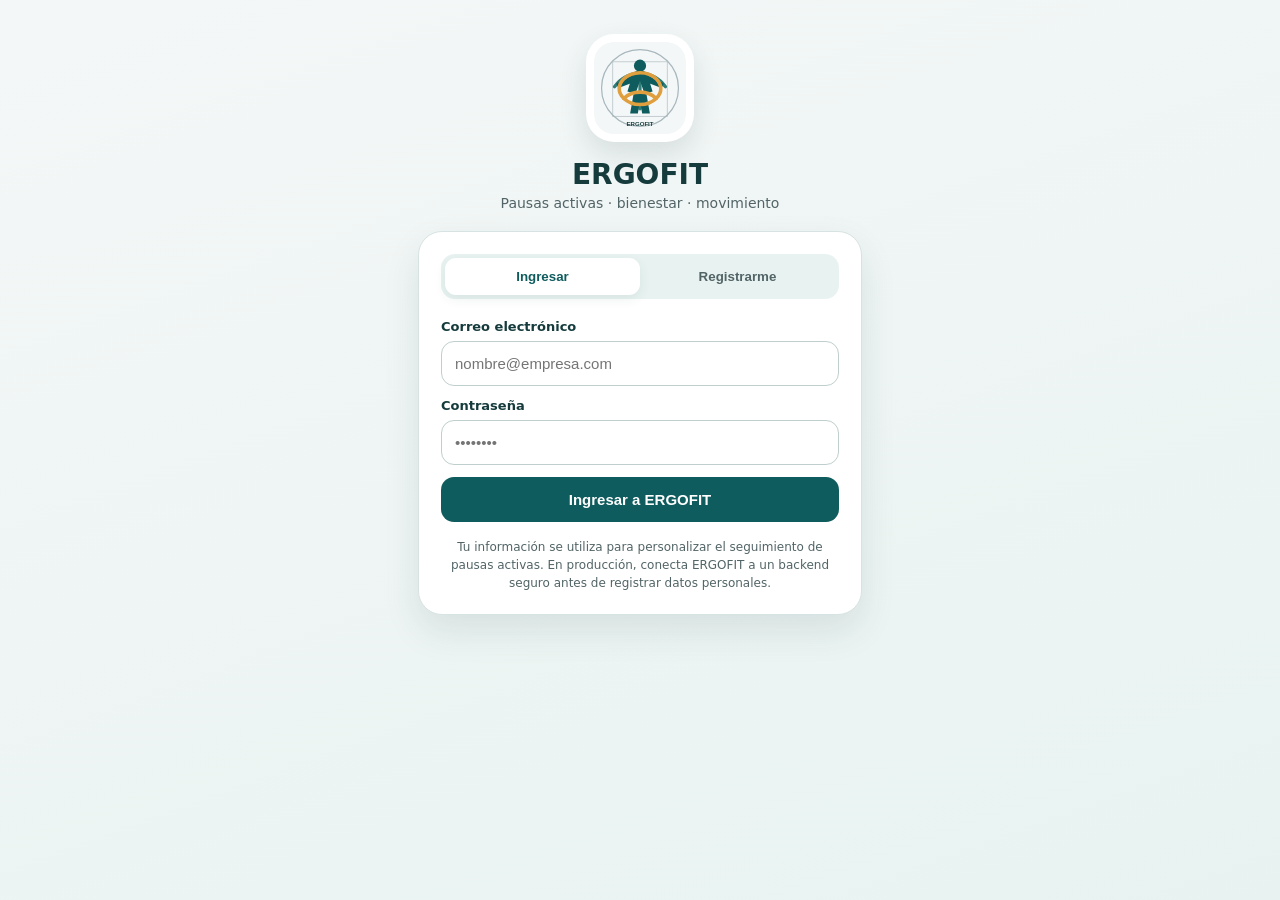
<file: user/index.html>
<!doctype html>
<html lang="es">
<head>
  <meta charset="utf-8">
  <meta name="viewport" content="width=device-width, initial-scale=1, viewport-fit=cover">
  <meta name="theme-color" content="#0F5C5E">
  <meta name="description" content="ERGOFIT — pausas activas y bienestar en el trabajo.">
  <link rel="manifest" href="../manifest.json">
  <link rel="stylesheet" href="styles.css">
  <title>ERGOFIT | Pausas activas</title>
</head>
<body>
  <main id="user-app"></main>
  <script src="app.js" defer></script>
</body>
</html>
</file>
<file: user/styles.css>
:root{--primary:#0F5C5E;--primary-dark:#0A4648;--secondary:#2F7D78;--light:#E8F3F1;--bg:#F4F7F7;--ink:#153B3C;--muted:#526466;--accent:#E09F3E;--line:#D7E3E2;--white:#fff}*{box-sizing:border-box}body{margin:0;background:linear-gradient(160deg,#F4F7F7 0%,#E8F3F1 100%);color:var(--ink);font-family:Inter,system-ui,-apple-system,BlinkMacSystemFont,"Segoe UI",sans-serif;min-height:100vh}.wrap{width:min(100%,480px);margin:auto;padding:22px 18px 36px}.brand{text-align:center;margin:12px 0 20px}.logo{width:108px;height:108px;object-fit:contain;border-radius:28px;background:#fff;box-shadow:0 12px 28px rgba(21,59,60,.12);padding:8px}.brand h1{font-size:28px;margin:12px 0 4px}.brand p{margin:0;color:var(--muted);font-size:14px}.card{background:#fff;border:1px solid var(--line);border-radius:24px;padding:22px;box-shadow:0 16px 36px rgba(21,59,60,.10)}.tabs{display:grid;grid-template-columns:1fr 1fr;background:var(--light);border-radius:14px;padding:4px;margin-bottom:20px}.tabs button{border:0;background:transparent;color:var(--muted);padding:11px;border-radius:11px;font-weight:800}.tabs button.active{background:#fff;color:var(--primary);box-shadow:0 4px 12px rgba(21,59,60,.08)}.field{display:grid;gap:7px;margin:12px 0}.field label{font-size:13px;font-weight:800}.field input,.field select{width:100%;border:1px solid #BFCFCE;border-radius:13px;padding:13px;background:#fff;color:var(--ink);font-size:15px}.field input:focus,.field select:focus{outline:3px solid rgba(47,125,120,.18);border-color:var(--secondary)}.btn{width:100%;border:0;border-radius:13px;padding:14px;font-weight:800;font-size:15px}.primary{background:var(--primary);color:#fff}.primary:active{background:var(--primary-dark)}.secondary{background:var(--light);color:var(--ink);margin-top:10px}.note{font-size:12px;line-height:1.5;color:var(--muted);margin:16px 2px 0;text-align:center}.home{display:grid;gap:14px}.welcome{background:var(--primary);color:#fff;border-radius:20px;padding:20px}.welcome h2{margin:0 0 5px;font-size:22px}.welcome p{margin:0;opacity:.9;font-size:13px}.quick{display:grid;grid-template-columns:1fr 1fr;gap:12px}.quick .tile{background:#fff;border:1px solid var(--line);border-radius:18px;padding:16px}.tile strong{display:block;font-size:24px;margin-top:8px}.tile span{font-size:12px;color:var(--muted)}.exercise{border:1px solid var(--line);border-radius:18px;padding:16px;background:#fff}.exercise h3{margin:0 0 6px}.exercise p{margin:0;color:var(--muted);font-size:13px}.logout{margin-top:4px}.hidden{display:none}.status{font-size:13px;text-align:center;margin-top:12px;color:var(--secondary);font-weight:700}@media(max-width:360px){.wrap{padding-left:14px;padding-right:14px}.card{padding:18px}}
</file>
